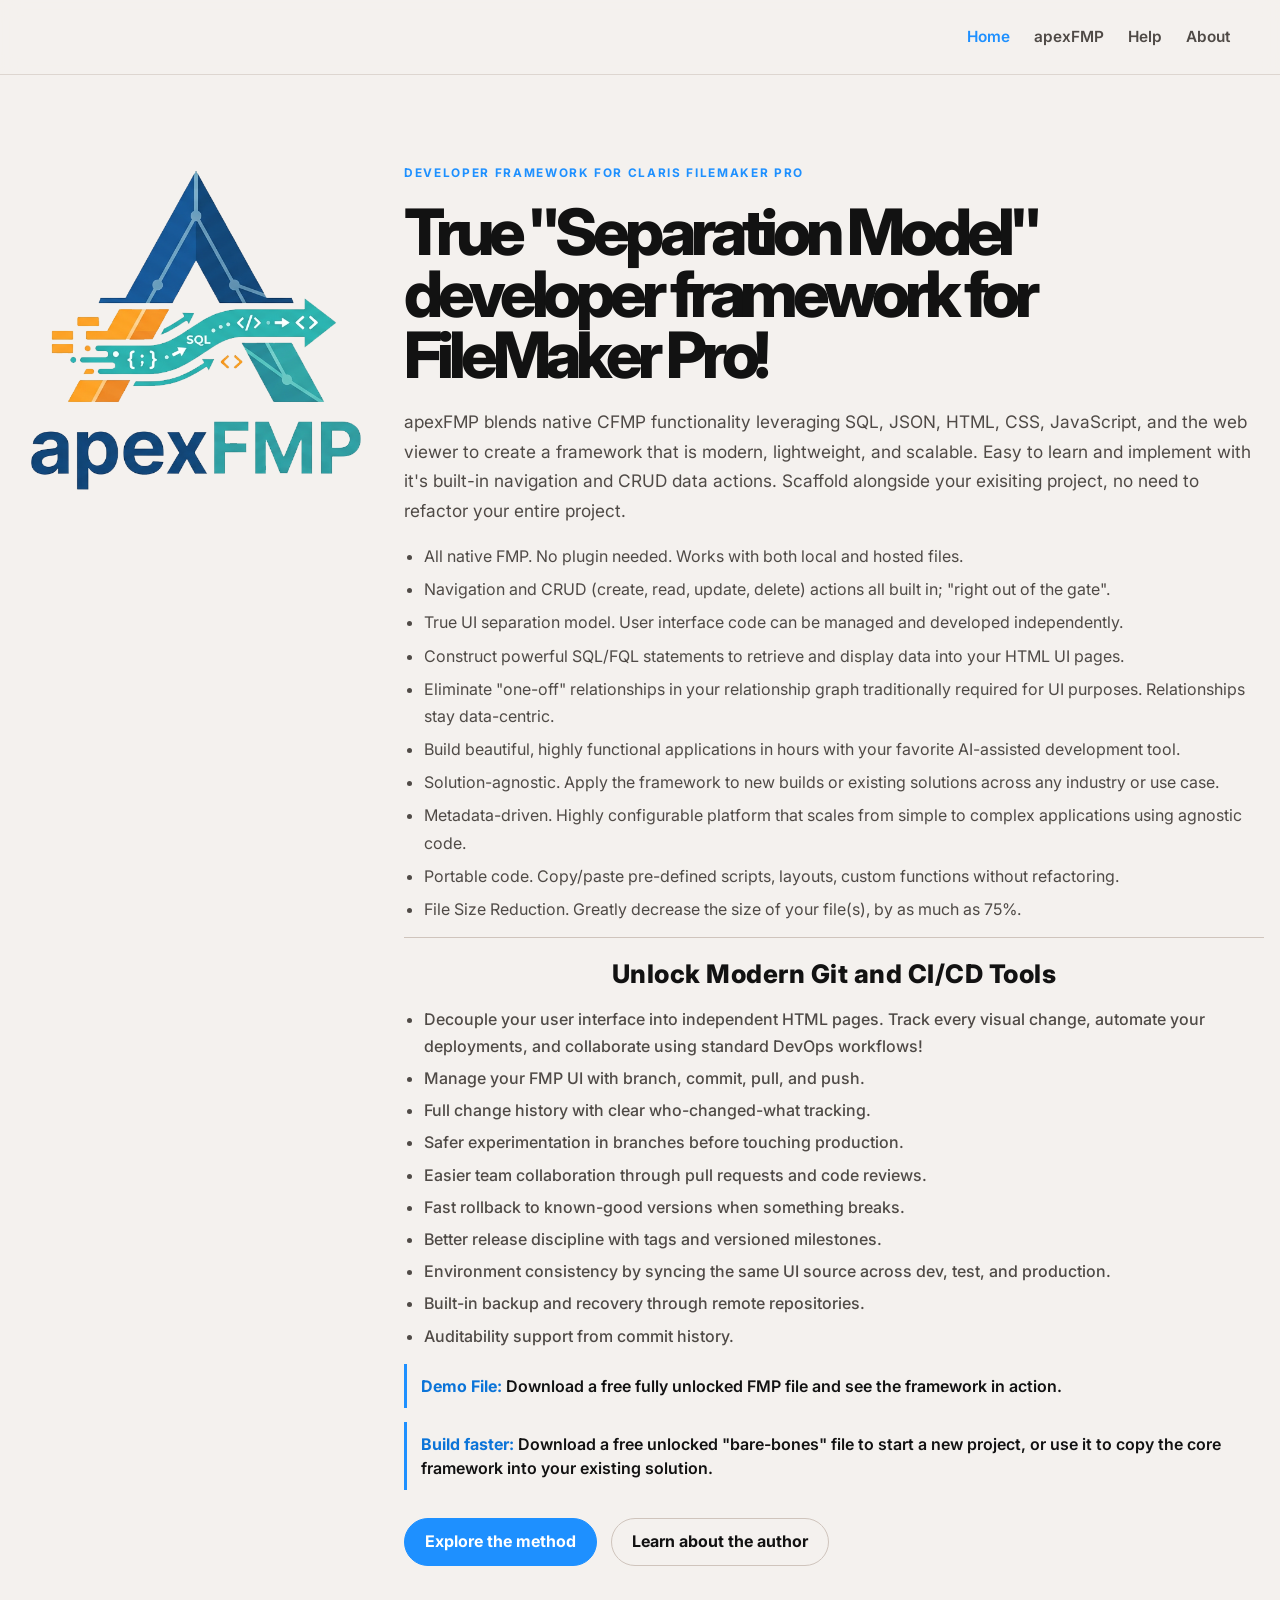
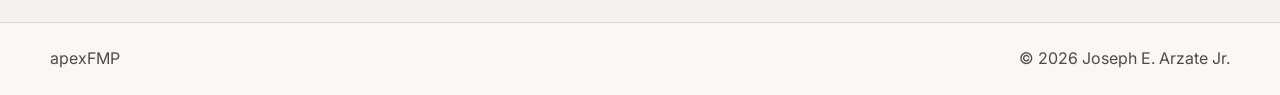
<file: web/index.html>
<!DOCTYPE html>
<html lang="en">
  <head>
    <meta charset="UTF-8" />
    <meta name="viewport" content="width=device-width, initial-scale=1.0" />
    <title>apexFMP | FileMaker-first web architecture</title>
    <meta
      name="description"
      content="apexFMP is a FileMaker-first methodology for building enterprise-grade interfaces using HTML, CSS, JavaScript, FQL, and the FileMaker web viewer."
    />
    <link rel="preconnect" href="https://fonts.googleapis.com" />
    <link rel="preconnect" href="https://fonts.gstatic.com" crossorigin />
    <link
      href="https://fonts.googleapis.com/css2?family=Inter:wght@400;500;600;700;800&display=swap"
      rel="stylesheet"
    />
    <link rel="stylesheet" href="assets/css/styles.css?v=20260904" />
  </head>
  <body>
    <header class="site-header">
      <div class="container nav nav-no-brand">
        <nav class="main-nav" aria-label="Main navigation">
          <a href="#home" class="active">Home</a>
          <a href="apexFMP.html">apexFMP</a>
          <a href="#help">Help</a>
          <a href="#about">About</a>
        </nav>
      </div>
    </header>

    <main>
      <section id="home" class="hero">
        <div class="container hero-layout">
          <div class="hero-logo-panel">
            <img class="hero-logo" src="assets/apexFMP_logo2.png" alt="apexFMP logo" />
          </div>
          <div class="hero-copy">
            <p class="eyebrow">Developer framework for Claris FileMaker Pro</p>
            <h1>True "Separation Model" developer framework for FileMaker Pro!</h1>
            <p class="lede">
              apexFMP blends native CFMP functionality leveraging SQL, JSON, HTML, CSS, JavaScript,
              and the web viewer to create a framework that is modern, lightweight, and scalable. Easy to learn and implement with it's built-in navigation and CRUD data actions. Scaffold alongside your exisiting project, no need to refactor your entire project.
            </p>
            <ul class="hero-benefits">
              <li>All native FMP. No plugin needed. Works with both local and hosted files.</li>
              <li>Navigation and CRUD (create, read, update, delete) actions all built in; "right out of the gate".</li>
              <li>True UI separation model. User interface code can be managed and developed independently.</li>
              <li>Construct powerful SQL/FQL statements to retrieve and display data into your HTML UI pages.</li>
              <li>Eliminate "one-off" relationships in your relationship graph traditionally required for UI purposes. Relationships stay data-centric.</li>
              <li>Build beautiful, highly functional applications in hours with your favorite AI-assisted development tool.</li>
              <li>Solution-agnostic. Apply the framework to new builds or existing solutions across any industry or use case.</li>
              <li>Metadata-driven. Highly configurable platform that scales from simple to complex applications using agnostic code.</li>
              <li>Portable code. Copy/paste pre-defined scripts, layouts, custom functions without refactoring.</li>
              <li>File Size Reduction. Greatly decrease the size of your file(s), by as much as 75%.</li>
              
              
 
            </ul>
            <div class="hero-git-block">
              <h3 class="hero-git-header">Unlock Modern Git and CI/CD Tools</h3>
              <ul class="hero-git-benefits">
                <li>Decouple your user interface into independent HTML pages. Track every visual change, automate your deployments, and collaborate using standard DevOps workflows!</li>
                <li>Manage your FMP UI with branch, commit, pull, and push.</li>
                <li>Full change history with clear who-changed-what tracking.</li>
                <li>Safer experimentation in branches before touching production.</li>
                <li>Easier team collaboration through pull requests and code reviews.</li>
                <li>Fast rollback to known-good versions when something breaks.</li>
                <li>Better release discipline with tags and versioned milestones.</li>
                <li>Environment consistency by syncing the same UI source across dev, test, and production.</li>
                <li>Built-in backup and recovery through remote repositories.</li>
                <li>Auditability support from commit history.</li>
              </ul>
            </div>
            <p class="hero-cta-line"><strong>Demo File: </strong> Download a free fully unlocked FMP file and see the framework in action.</p>
            <p class="hero-cta-line"><strong>Build faster:</strong> Download a free unlocked "bare-bones" file to start a new project, or use it to copy the core framework into your existing solution.</p>
            <div class="hero-actions">
              <a class="btn btn-primary" href="apexFMP.html">Explore the method</a>
              <a class="btn btn-secondary" href="#about">Learn about the author</a>
            </div>
          </div>
        </div>
      </section>
    </main>

    <footer class="site-footer">
      <div class="container footer-inner">
        <p>apexFMP</p>
        <p>© <span id="year"></span> Joseph E. Arzate Jr.</p>
      </div>
    </footer>

    <script src="assets/js/main.js"></script>
  </body>
</html>
</file>
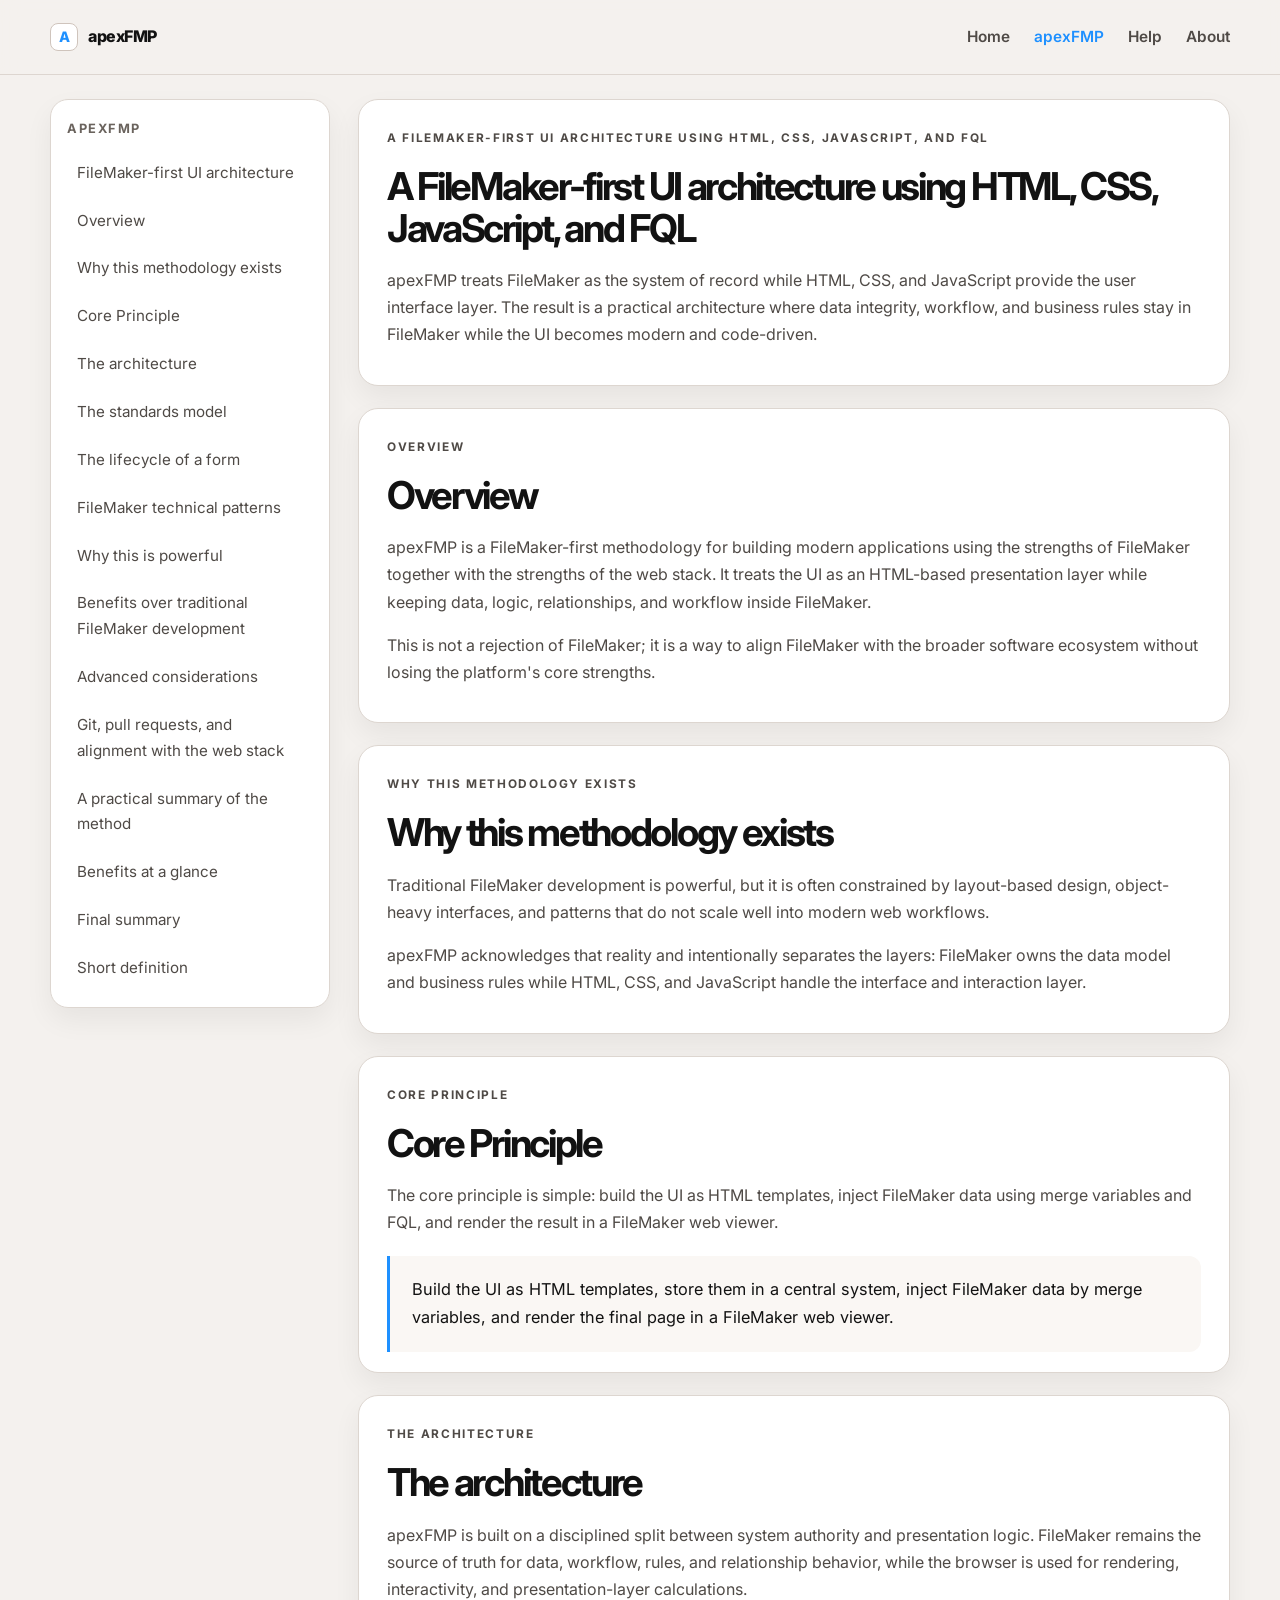
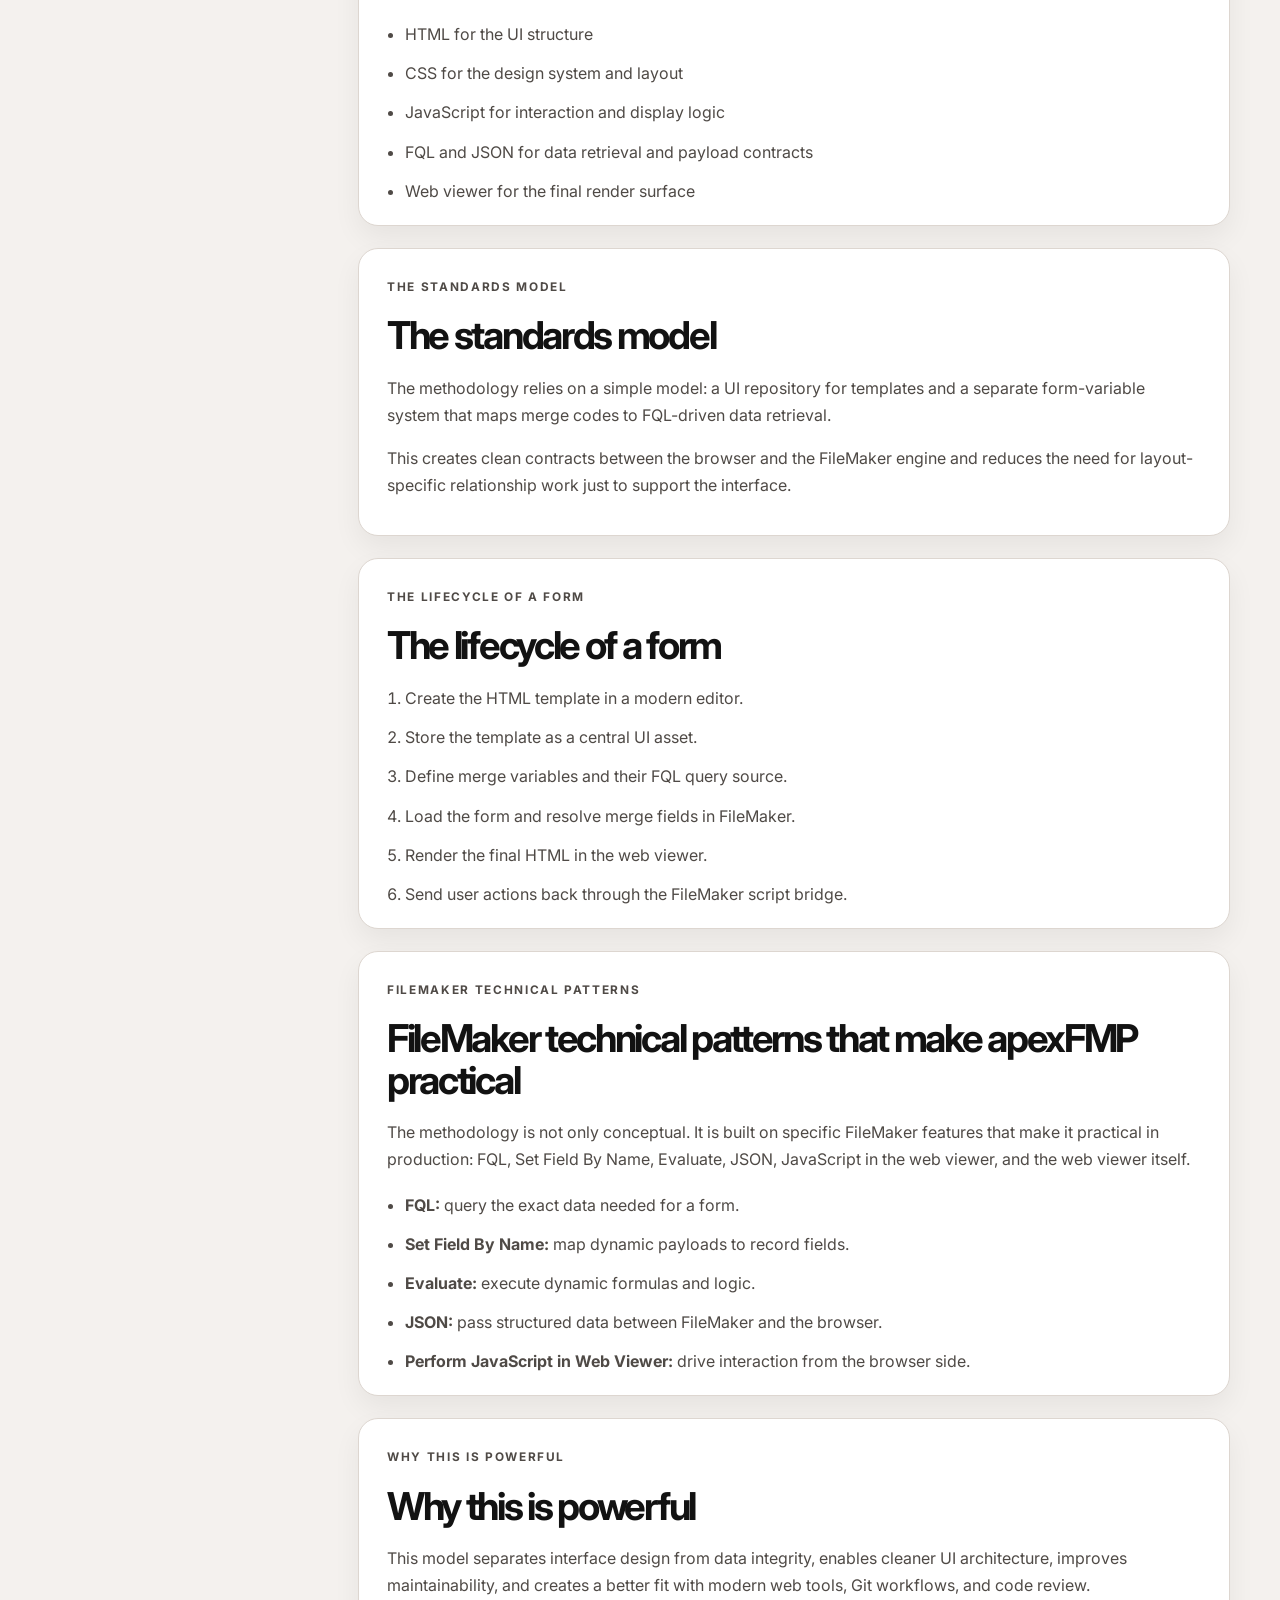
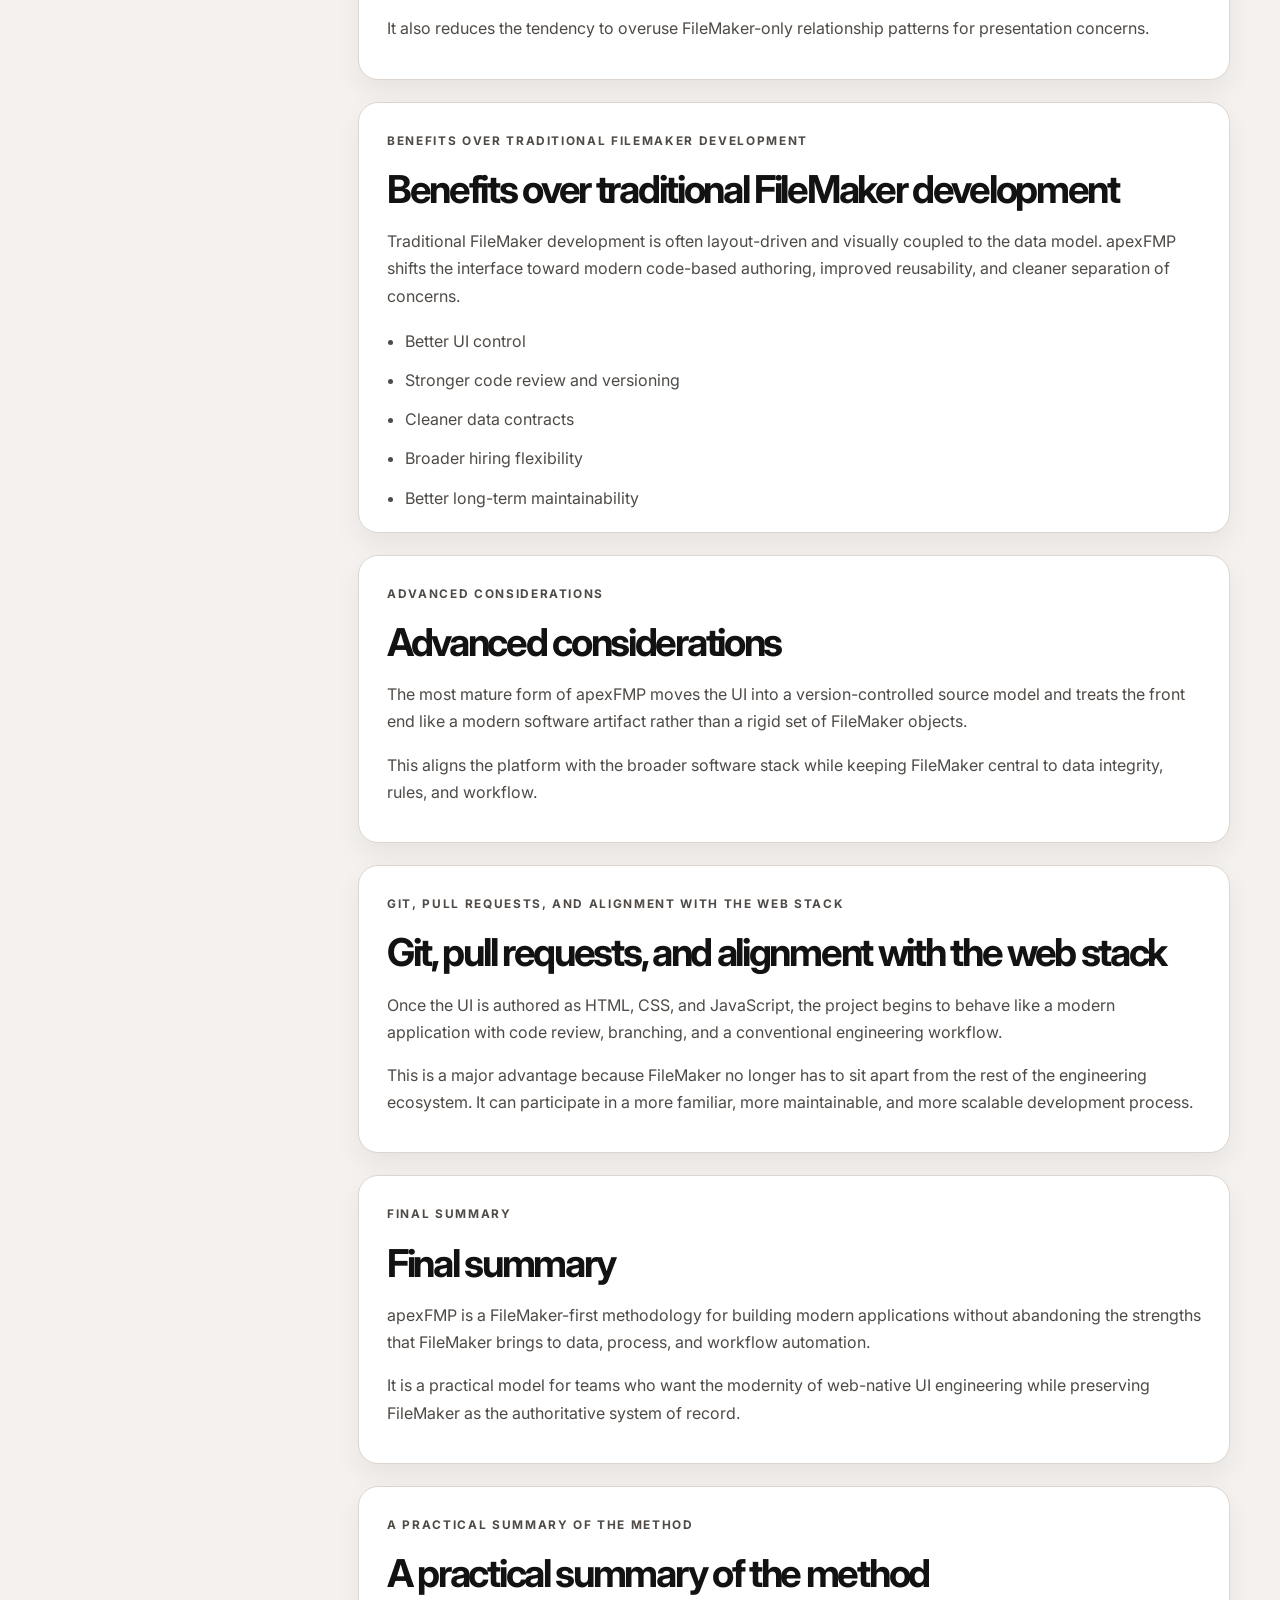
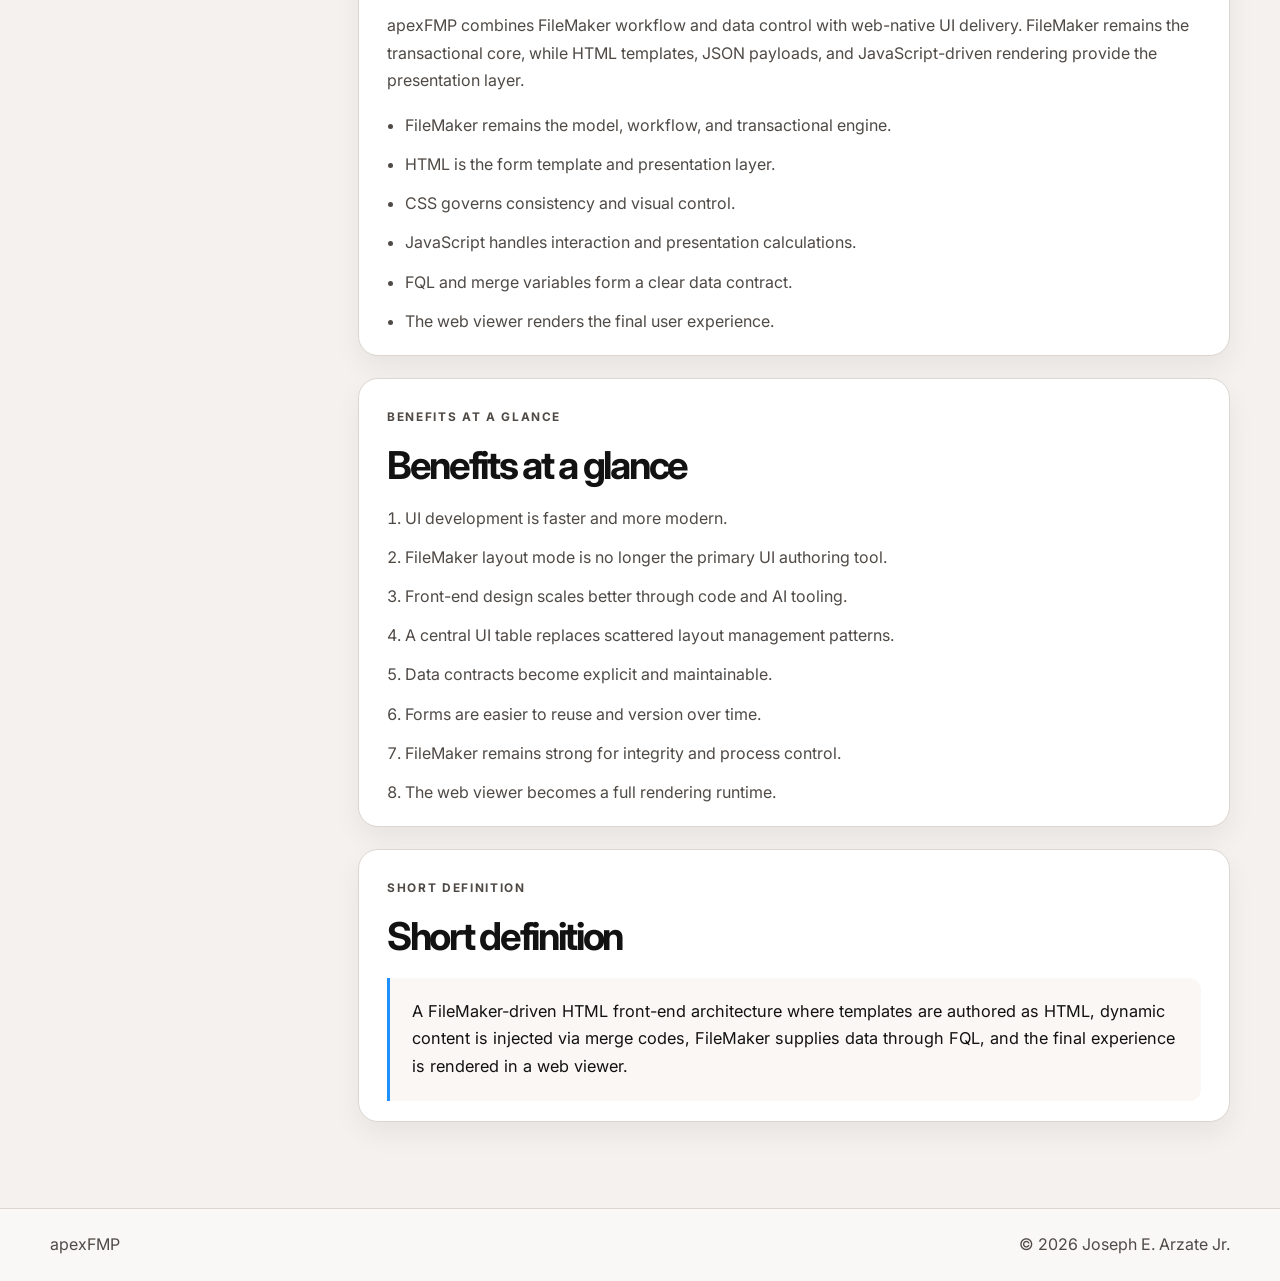
<file: web/apexFMP.html>
<!DOCTYPE html>
<html lang="en">
  <head>
    <meta charset="UTF-8" />
    <meta name="viewport" content="width=device-width, initial-scale=1.0" />
    <title>apexFMP | Methodology</title>
    <meta
      name="description"
      content="apexFMP methodology reference with architecture, standards, lifecycle, and implementation patterns."
    />
    <link rel="preconnect" href="https://fonts.googleapis.com" />
    <link rel="preconnect" href="https://fonts.gstatic.com" crossorigin />
    <link
      href="https://fonts.googleapis.com/css2?family=Inter:wght@400;500;600;700;800&display=swap"
      rel="stylesheet"
    />
    <link rel="stylesheet" href="assets/css/styles.css?v=20260904" />
  </head>
  <body>
    <header class="site-header">
      <div class="container nav">
        <a class="brand" href="index.html">
          <span class="brand-mark">A</span>
          <span>apexFMP</span>
        </a>
        <nav class="main-nav" aria-label="Main navigation">
          <a href="index.html">Home</a>
          <a href="apexFMP.html" class="active">apexFMP</a>
          <a href="#help">Help</a>
          <a href="#about">About</a>
        </nav>
      </div>
    </header>

    <main>
      <section id="apexfmp" class="doc-layout">
        <aside class="sidebar">
          <div class="sidebar-inner">
            <p class="sidebar-title">apexFMP</p>
            <nav class="side-nav" aria-label="Documentation sections">
              <a href="#filemaker-first-ui-architecture">FileMaker-first UI architecture</a>
              <a href="#overview">Overview</a>
              <a href="#why-this-methodology-exists">Why this methodology exists</a>
              <a href="#core-principle">Core Principle</a>
              <a href="#the-architecture">The architecture</a>
              <a href="#the-standards-model">The standards model</a>
              <a href="#the-lifecycle-of-a-form">The lifecycle of a form</a>
              <a href="#technical-patterns">FileMaker technical patterns</a>
              <a href="#why-this-is-powerful">Why this is powerful</a>
              <a href="#benefits-over-traditional-filemaker-development">Benefits over traditional FileMaker development</a>
              <a href="#advanced-considerations">Advanced considerations</a>
              <a href="#git-pull-requests-and-alignment-with-the-web-stack">Git, pull requests, and alignment with the web stack</a>
              <a href="#a-practical-summary-of-the-method">A practical summary of the method</a>
              <a href="#benefits-at-a-glance">Benefits at a glance</a>
              <a href="#final-summary">Final summary</a>
              <a href="#short-definition">Short definition</a>
            </nav>
          </div>
        </aside>

        <article class="content">
          <section id="filemaker-first-ui-architecture" class="content-section">
            <p class="section-tag">A FileMaker-first UI architecture using HTML, CSS, JavaScript, and FQL</p>
            <h2>A FileMaker-first UI architecture using HTML, CSS, JavaScript, and FQL</h2>
            <p>
              apexFMP treats FileMaker as the system of record while HTML, CSS, and JavaScript provide
              the user interface layer. The result is a practical architecture where data integrity,
              workflow, and business rules stay in FileMaker while the UI becomes modern and code-driven.
            </p>
          </section>

          <section id="overview" class="content-section">
            <p class="section-tag">Overview</p>
            <h2>Overview</h2>
            <p>
              apexFMP is a FileMaker-first methodology for building modern applications using the
              strengths of FileMaker together with the strengths of the web stack. It treats the UI
              as an HTML-based presentation layer while keeping data, logic, relationships, and
              workflow inside FileMaker.
            </p>
            <p>
              This is not a rejection of FileMaker; it is a way to align FileMaker with the broader
              software ecosystem without losing the platform's core strengths.
            </p>
          </section>

          <section id="why-this-methodology-exists" class="content-section">
            <p class="section-tag">Why this methodology exists</p>
            <h2>Why this methodology exists</h2>
            <p>
              Traditional FileMaker development is powerful, but it is often constrained by layout-based
              design, object-heavy interfaces, and patterns that do not scale well into modern web workflows.
            </p>
            <p>
              apexFMP acknowledges that reality and intentionally separates the layers: FileMaker owns the
              data model and business rules while HTML, CSS, and JavaScript handle the interface and interaction layer.
            </p>
          </section>

          <section id="core-principle" class="content-section">
            <p class="section-tag">Core Principle</p>
            <h2>Core Principle</h2>
            <p>
              The core principle is simple: build the UI as HTML templates, inject FileMaker data using
              merge variables and FQL, and render the result in a FileMaker web viewer.
            </p>
            <blockquote>
              Build the UI as HTML templates, store them in a central system, inject FileMaker data by
              merge variables, and render the final page in a FileMaker web viewer.
            </blockquote>
          </section>

          <section id="the-architecture" class="content-section">
            <p class="section-tag">The architecture</p>
            <h2>The architecture</h2>
            <p>
              apexFMP is built on a disciplined split between system authority and presentation logic.
              FileMaker remains the source of truth for data, workflow, rules, and relationship behavior,
              while the browser is used for rendering, interactivity, and presentation-layer calculations.
            </p>
            <ul>
              <li>HTML for the UI structure</li>
              <li>CSS for the design system and layout</li>
              <li>JavaScript for interaction and display logic</li>
              <li>FQL and JSON for data retrieval and payload contracts</li>
              <li>Web viewer for the final render surface</li>
            </ul>
          </section>

          <section id="the-standards-model" class="content-section">
            <p class="section-tag">The standards model</p>
            <h2>The standards model</h2>
            <p>
              The methodology relies on a simple model: a UI repository for templates and a separate
              form-variable system that maps merge codes to FQL-driven data retrieval.
            </p>
            <p>
              This creates clean contracts between the browser and the FileMaker engine and reduces the need
              for layout-specific relationship work just to support the interface.
            </p>
          </section>

          <section id="the-lifecycle-of-a-form" class="content-section">
            <p class="section-tag">The lifecycle of a form</p>
            <h2>The lifecycle of a form</h2>
            <ol>
              <li>Create the HTML template in a modern editor.</li>
              <li>Store the template as a central UI asset.</li>
              <li>Define merge variables and their FQL query source.</li>
              <li>Load the form and resolve merge fields in FileMaker.</li>
              <li>Render the final HTML in the web viewer.</li>
              <li>Send user actions back through the FileMaker script bridge.</li>
            </ol>
          </section>

          <section id="technical-patterns" class="content-section">
            <p class="section-tag">FileMaker technical patterns</p>
            <h2>FileMaker technical patterns that make apexFMP practical</h2>
            <p>
              The methodology is not only conceptual. It is built on specific FileMaker features that make
              it practical in production: FQL, Set Field By Name, Evaluate, JSON, JavaScript in the web viewer,
              and the web viewer itself.
            </p>
            <ul>
              <li><strong>FQL:</strong> query the exact data needed for a form.</li>
              <li><strong>Set Field By Name:</strong> map dynamic payloads to record fields.</li>
              <li><strong>Evaluate:</strong> execute dynamic formulas and logic.</li>
              <li><strong>JSON:</strong> pass structured data between FileMaker and the browser.</li>
              <li><strong>Perform JavaScript in Web Viewer:</strong> drive interaction from the browser side.</li>
            </ul>
          </section>

          <section id="why-this-is-powerful" class="content-section">
            <p class="section-tag">Why this is powerful</p>
            <h2>Why this is powerful</h2>
            <p>
              This model separates interface design from data integrity, enables cleaner UI architecture,
              improves maintainability, and creates a better fit with modern web tools, Git workflows, and code review.
            </p>
            <p>
              It also reduces the tendency to overuse FileMaker-only relationship patterns for presentation concerns.
            </p>
          </section>

          <section id="benefits-over-traditional-filemaker-development" class="content-section">
            <p class="section-tag">Benefits over traditional FileMaker development</p>
            <h2>Benefits over traditional FileMaker development</h2>
            <p>
              Traditional FileMaker development is often layout-driven and visually coupled to the data model.
              apexFMP shifts the interface toward modern code-based authoring, improved reusability, and cleaner separation of concerns.
            </p>
            <ul>
              <li>Better UI control</li>
              <li>Stronger code review and versioning</li>
              <li>Cleaner data contracts</li>
              <li>Broader hiring flexibility</li>
              <li>Better long-term maintainability</li>
            </ul>
          </section>

          <section id="advanced-considerations" class="content-section">
            <p class="section-tag">Advanced considerations</p>
            <h2>Advanced considerations</h2>
            <p>
              The most mature form of apexFMP moves the UI into a version-controlled source model and
              treats the front end like a modern software artifact rather than a rigid set of FileMaker objects.
            </p>
            <p>
              This aligns the platform with the broader software stack while keeping FileMaker central to
              data integrity, rules, and workflow.
            </p>
          </section>

          <section id="git-pull-requests-and-alignment-with-the-web-stack" class="content-section">
            <p class="section-tag">Git, pull requests, and alignment with the web stack</p>
            <h2>Git, pull requests, and alignment with the web stack</h2>
            <p>
              Once the UI is authored as HTML, CSS, and JavaScript, the project begins to behave like a
              modern application with code review, branching, and a conventional engineering workflow.
            </p>
            <p>
              This is a major advantage because FileMaker no longer has to sit apart from the rest of the
              engineering ecosystem. It can participate in a more familiar, more maintainable, and more scalable development process.
            </p>
          </section>

          <section id="final-summary" class="content-section">
            <p class="section-tag">Final summary</p>
            <h2>Final summary</h2>
            <p>
              apexFMP is a FileMaker-first methodology for building modern applications without abandoning
              the strengths that FileMaker brings to data, process, and workflow automation.
            </p>
            <p>
              It is a practical model for teams who want the modernity of web-native UI engineering while
              preserving FileMaker as the authoritative system of record.
            </p>
          </section>

          <section id="a-practical-summary-of-the-method" class="content-section">
            <p class="section-tag">A practical summary of the method</p>
            <h2>A practical summary of the method</h2>
            <p>
              apexFMP combines FileMaker workflow and data control with web-native UI delivery.
              FileMaker remains the transactional core, while HTML templates, JSON payloads,
              and JavaScript-driven rendering provide the presentation layer.
            </p>
            <ul>
              <li>FileMaker remains the model, workflow, and transactional engine.</li>
              <li>HTML is the form template and presentation layer.</li>
              <li>CSS governs consistency and visual control.</li>
              <li>JavaScript handles interaction and presentation calculations.</li>
              <li>FQL and merge variables form a clear data contract.</li>
              <li>The web viewer renders the final user experience.</li>
            </ul>
          </section>

          <section id="benefits-at-a-glance" class="content-section">
            <p class="section-tag">Benefits at a glance</p>
            <h2>Benefits at a glance</h2>
            <ol>
              <li>UI development is faster and more modern.</li>
              <li>FileMaker layout mode is no longer the primary UI authoring tool.</li>
              <li>Front-end design scales better through code and AI tooling.</li>
              <li>A central UI table replaces scattered layout management patterns.</li>
              <li>Data contracts become explicit and maintainable.</li>
              <li>Forms are easier to reuse and version over time.</li>
              <li>FileMaker remains strong for integrity and process control.</li>
              <li>The web viewer becomes a full rendering runtime.</li>
            </ol>
          </section>

          <section id="short-definition" class="content-section">
            <p class="section-tag">Short definition</p>
            <h2>Short definition</h2>
            <blockquote>
              A FileMaker-driven HTML front-end architecture where templates are authored as HTML,
              dynamic content is injected via merge codes, FileMaker supplies data through FQL,
              and the final experience is rendered in a web viewer.
            </blockquote>
          </section>
        </article>
      </section>

    </main>

    <footer class="site-footer">
      <div class="container footer-inner">
        <p>apexFMP</p>
        <p>© <span id="year"></span> Joseph E. Arzate Jr.</p>
      </div>
    </footer>

    <script src="assets/js/main.js"></script>
  </body>
</html>
</file>
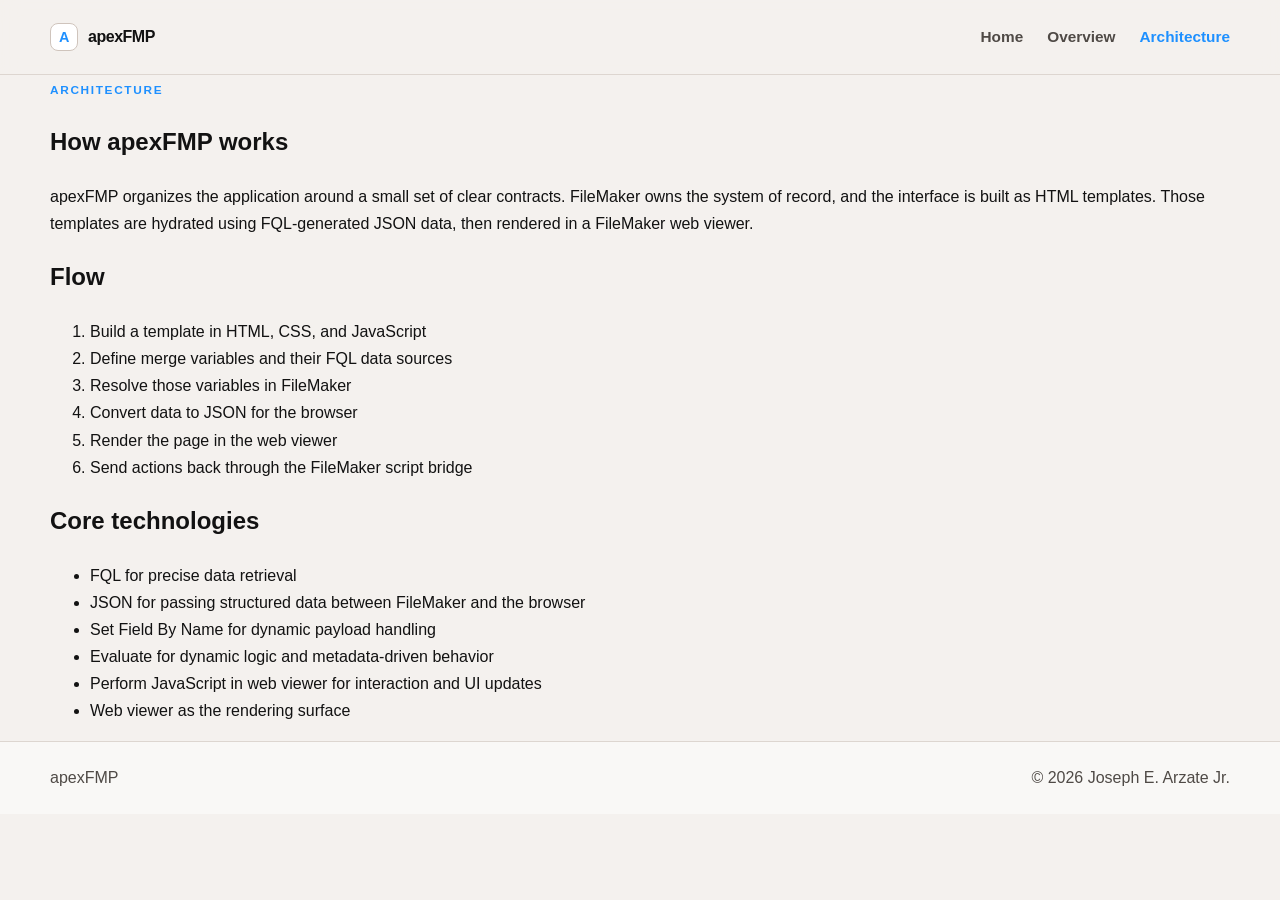
<file: web/pages/architecture.html>
<!DOCTYPE html>
<html lang="en">
  <head>
    <meta charset="UTF-8" />
    <meta name="viewport" content="width=device-width, initial-scale=1.0" />
    <title>Architecture | apexFMP</title>
    <link rel="stylesheet" href="../assets/css/styles.css" />
  </head>
  <body>
    <header class="site-header">
      <div class="container nav">
        <a class="brand" href="../index.html">
          <span class="brand-mark">A</span>
          <span>apexFMP</span>
        </a>
        <nav class="main-nav" aria-label="Main navigation">
          <a href="../index.html">Home</a>
          <a href="overview.html">Overview</a>
          <a href="architecture.html" class="active">Architecture</a>
        </nav>
      </div>
    </header>

    <main class="page-shell">
      <div class="container narrow">
        <section class="content-card">
          <span class="eyebrow">Architecture</span>
          <h1>How apexFMP works</h1>
          <p>
            apexFMP organizes the application around a small set of clear contracts. FileMaker owns
            the system of record, and the interface is built as HTML templates. Those templates are
            hydrated using FQL-generated JSON data, then rendered in a FileMaker web viewer.
          </p>
        </section>

        <section class="content-card">
          <h2>Flow</h2>
          <ol class="process-list">
            <li>Build a template in HTML, CSS, and JavaScript</li>
            <li>Define merge variables and their FQL data sources</li>
            <li>Resolve those variables in FileMaker</li>
            <li>Convert data to JSON for the browser</li>
            <li>Render the page in the web viewer</li>
            <li>Send actions back through the FileMaker script bridge</li>
          </ol>
        </section>

        <section class="content-card">
          <h2>Core technologies</h2>
          <ul class="check-list">
            <li>FQL for precise data retrieval</li>
            <li>JSON for passing structured data between FileMaker and the browser</li>
            <li>Set Field By Name for dynamic payload handling</li>
            <li>Evaluate for dynamic logic and metadata-driven behavior</li>
            <li>Perform JavaScript in web viewer for interaction and UI updates</li>
            <li>Web viewer as the rendering surface</li>
          </ul>
        </section>
      </div>
    </main>

    <footer class="site-footer">
      <div class="container footer-inner">
        <p>apexFMP</p>
        <p>&copy; <span id="year"></span> Joseph E. Arzate Jr.</p>
      </div>
    </footer>

    <script src="../assets/js/main.js"></script>
  </body>
</html>
</file>
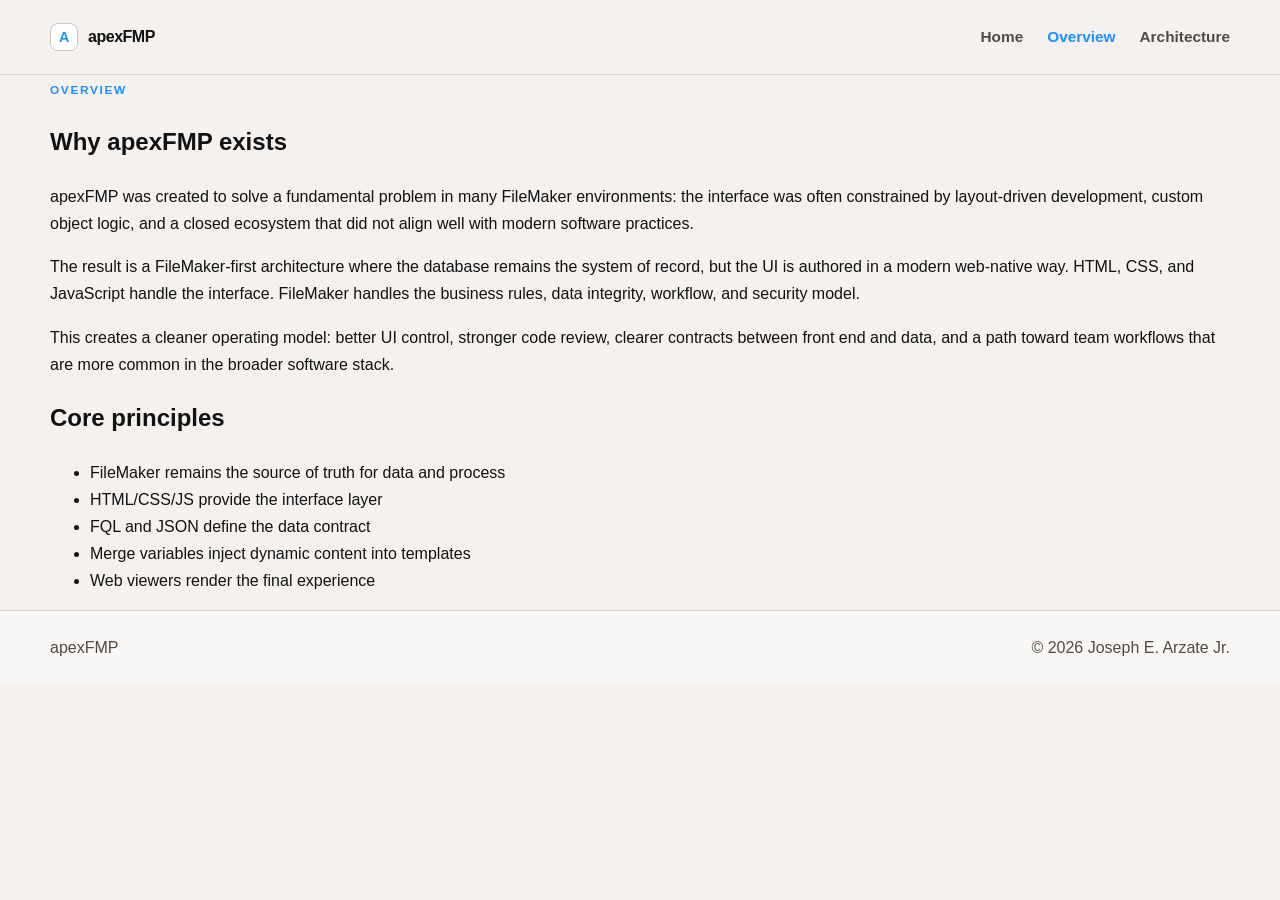
<file: web/pages/overview.html>
<!DOCTYPE html>
<html lang="en">
  <head>
    <meta charset="UTF-8" />
    <meta name="viewport" content="width=device-width, initial-scale=1.0" />
    <title>Overview | apexFMP</title>
    <link rel="stylesheet" href="../assets/css/styles.css" />
  </head>
  <body>
    <header class="site-header">
      <div class="container nav">
        <a class="brand" href="../index.html">
          <span class="brand-mark">A</span>
          <span>apexFMP</span>
        </a>
        <nav class="main-nav" aria-label="Main navigation">
          <a href="../index.html">Home</a>
          <a href="overview.html" class="active">Overview</a>
          <a href="architecture.html">Architecture</a>
        </nav>
      </div>
    </header>

    <main class="page-shell">
      <div class="container narrow">
        <section class="content-card">
          <span class="eyebrow">Overview</span>
          <h1>Why apexFMP exists</h1>
          <p>
            apexFMP was created to solve a fundamental problem in many FileMaker environments:
            the interface was often constrained by layout-driven development, custom object logic,
            and a closed ecosystem that did not align well with modern software practices.
          </p>
          <p>
            The result is a FileMaker-first architecture where the database remains the system of
            record, but the UI is authored in a modern web-native way. HTML, CSS, and JavaScript
            handle the interface. FileMaker handles the business rules, data integrity, workflow,
            and security model.
          </p>
          <p>
            This creates a cleaner operating model: better UI control, stronger code review,
            clearer contracts between front end and data, and a path toward team workflows that are
            more common in the broader software stack.
          </p>
        </section>

        <section class="content-card">
          <h2>Core principles</h2>
          <ul class="check-list">
            <li>FileMaker remains the source of truth for data and process</li>
            <li>HTML/CSS/JS provide the interface layer</li>
            <li>FQL and JSON define the data contract</li>
            <li>Merge variables inject dynamic content into templates</li>
            <li>Web viewers render the final experience</li>
          </ul>
        </section>
      </div>
    </main>

    <footer class="site-footer">
      <div class="container footer-inner">
        <p>apexFMP</p>
        <p>&copy; <span id="year"></span> Joseph E. Arzate Jr.</p>
      </div>
    </footer>

    <script src="../assets/js/main.js"></script>
  </body>
</html>
</file>
<file: web/assets/css/styles.css>
:root {
  --bg: #f4f1ee;
  --panel: #ffffff;
  --panel-soft: #faf7f4;
  --line: #ddd6d0;
  --line-strong: #cfc4bc;
  --text: #121212;
  --muted: #4f4a46;
  --muted-soft: #6a635d;
  --accent: #1e90ff;
  --accent-strong: #0b74d8;
  --shadow: 0 12px 28px rgba(18, 18, 18, 0.06);
}

* {
  box-sizing: border-box;
}

html {
  scroll-behavior: smooth;
}

body {
  margin: 0;
  font-family: "Inter", sans-serif;
  background: var(--bg);
  color: var(--text);
  line-height: 1.7;
}

a {
  color: inherit;
  text-decoration: none;
}

img {
  display: block;
  max-width: 100%;
}

.container {
  width: min(1180px, calc(100% - 32px));
  margin: 0 auto;
}

section[id],
article[id] {
  scroll-margin-top: 96px;
}

.site-header {
  position: sticky;
  top: 0;
  z-index: 10;
  border-bottom: 1px solid var(--line);
  background: rgba(244, 241, 238, 0.95);
  backdrop-filter: blur(10px);
}

.nav {
  display: flex;
  align-items: center;
  justify-content: space-between;
  min-height: 74px;
}

.nav.nav-no-brand {
  justify-content: flex-end;
}

.brand {
  display: inline-flex;
  align-items: center;
  gap: 10px;
  font-weight: 800;
  letter-spacing: -0.03em;
}

.brand-mark {
  width: 28px;
  height: 28px;
  display: inline-flex;
  align-items: center;
  justify-content: center;
  border-radius: 8px;
  border: 1px solid var(--line-strong);
  background: var(--panel);
  color: var(--accent);
  font-size: 0.9rem;
}

.main-nav {
  display: flex;
  align-items: center;
  gap: 24px;
  font-size: 0.96rem;
}

.main-nav a {
  color: var(--muted);
  font-weight: 600;
}

.main-nav a.active,
.main-nav a:hover {
  color: var(--accent);
}

.hero {
  padding: 88px 0 56px;
}

.hero .container {
  width: min(1320px, calc(100% - 32px));
}

.hero-layout {
  display: grid;
  grid-template-columns: minmax(260px, 360px) minmax(0, 1fr);
  align-items: start;
  gap: 28px;
}

.hero-copy {
  max-width: 1180px;
}

.hero-logo-panel {
  display: flex;
  align-items: flex-start;
  justify-content: center;
  padding-top: 8px;
}

.hero-logo {
  width: min(100%, 330px);
  height: auto;
}

.eyebrow,
.section-tag {
  margin: 0 0 18px;
  font-size: 0.74rem;
  letter-spacing: 0.14em;
  text-transform: uppercase;
  color: var(--accent);
  font-weight: 700;
}

.hero h1 {
  margin: 0 0 22px;
  font-size: clamp(2.25rem, 5vw, 4.8rem);
  line-height: 0.96;
  letter-spacing: -0.08em;
  font-weight: 800;
}

.lede {
  margin: 0;
  max-width: 980px;
  color: var(--muted);
  font-size: 1.08rem;
}

.hero-benefits {
  margin: 18px 0 0;
  padding-left: 20px;
  max-width: 1060px;
  color: var(--muted);
}

.hero-benefits li + li {
  margin-top: 6px;
}

.hero-git-block {
  margin-top: 14px;
  padding-top: 14px;
  border-top: 1px solid var(--line-strong);
  max-width: 1060px;
}

.hero-git-header {
  margin: 0;
  text-align: center;
  color: var(--text);
  font-size: clamp(1.25rem, 2vw, 1.65rem);
  font-weight: 800;
  letter-spacing: 0.02em;
}

.hero-git-intro {
  margin: 8px 0 0;
  text-align: left;
  color: var(--text);
  font-weight: 600;
}

.hero-git-benefits {
  margin: 10px 0 0;
  padding-left: 20px;
  color: var(--muted);
  font-weight: 500;
}

.hero-git-benefits li + li {
  margin-top: 5px;
}

.hero-cta-line {
  margin: 14px 0 0;
  max-width: 1040px;
  padding: 10px 0 10px 14px;
  border-left: 3px solid var(--accent);
  color: var(--text);
  font-weight: 600;
  line-height: 1.5;
}

.hero-cta-line strong {
  color: var(--accent-strong);
}

.hero-actions {
  display: flex;
  flex-wrap: wrap;
  gap: 14px;
  margin-top: 28px;
}

.btn {
  display: inline-flex;
  align-items: center;
  justify-content: center;
  min-height: 48px;
  padding: 0 20px;
  border-radius: 999px;
  font-weight: 700;
  border: 1px solid var(--line-strong);
  transition: transform 0.2s ease, background 0.2s ease, border-color 0.2s ease;
}

.btn:hover {
  transform: translateY(-1px);
}

.btn-primary {
  background: var(--accent);
  border-color: var(--accent);
  color: #ffffff;
}

.btn-primary:hover {
  background: var(--accent-strong);
  border-color: var(--accent-strong);
}

.btn-secondary {
  background: transparent;
  color: var(--text);
}

.btn-secondary:hover {
  border-color: var(--accent);
  color: var(--accent);
}

.doc-layout {
  display: grid;
  grid-template-columns: 280px minmax(0, 1fr);
  gap: 28px;
  width: min(1180px, calc(100% - 32px));
  margin: 0 auto;
  padding: 24px 0 64px;
}

.sidebar {
  position: sticky;
  top: 92px;
  align-self: start;
}

.sidebar-inner {
  background: var(--panel);
  border: 1px solid var(--line);
  border-radius: 18px;
  box-shadow: var(--shadow);
  padding: 18px 16px;
}

.sidebar-title {
  margin: 0 0 12px;
  font-size: 0.8rem;
  letter-spacing: 0.12em;
  text-transform: uppercase;
  color: var(--muted-soft);
  font-weight: 700;
}

.side-nav {
  display: flex;
  flex-direction: column;
  gap: 6px;
}

.side-nav a {
  color: var(--muted);
  padding: 8px 10px;
  border-radius: 10px;
  transition: background 0.2s ease, color 0.2s ease;
  font-size: 0.95rem;
}

.side-nav a:hover {
  background: var(--panel-soft);
  color: var(--accent);
}

.content {
  background: transparent;
}

.content-section,
.info-panel {
  background: var(--panel);
  border: 1px solid var(--line);
  border-radius: 20px;
  box-shadow: var(--shadow);
  padding: 28px 28px 20px;
  margin-bottom: 22px;
}

.content-section h2,
.info-panel h2 {
  margin: 0 0 18px;
  font-size: clamp(2rem, 3vw, 3rem);
  line-height: 1.08;
  letter-spacing: -0.06em;
}

.content-section p,
.content-section li,
.info-panel p {
  color: var(--muted);
}

.content-section ul,
.content-section ol {
  padding-left: 18px;
  margin: 18px 0 0;
}

.content-section li + li,
.content-section p + p {
  margin-top: 12px;
}

blockquote {
  margin: 20px 0 0;
  padding: 20px 22px;
  border-left: 3px solid var(--accent);
  background: var(--panel-soft);
  color: var(--text);
  font-size: 1.02rem;
  border-radius: 0 12px 12px 0;
}

.info-panel {
  width: min(1180px, calc(100% - 32px));
  margin: 0 auto 22px;
}

.muted-panel {
  background: var(--panel-soft);
}

.narrow-card {
  max-width: 920px;
}

.site-footer {
  border-top: 1px solid var(--line);
  background: rgba(255, 255, 255, 0.5);
}

.footer-inner {
  min-height: 72px;
  display: flex;
  align-items: center;
  justify-content: space-between;
  gap: 18px;
  color: var(--muted);
}

@media (max-width: 980px) {
  .hero-layout {
    grid-template-columns: 1fr;
    gap: 18px;
  }

  .hero-logo-panel {
    justify-content: flex-start;
    padding-top: 0;
  }

  .doc-layout {
    grid-template-columns: 1fr;
  }

  .sidebar {
    position: static;
  }

  .sidebar-inner {
    padding: 16px;
  }
}

@media (max-width: 640px) {
  .nav,
  .footer-inner {
    flex-direction: column;
    justify-content: center;
    min-height: auto;
    padding: 16px 0;
  }

  .main-nav {
    gap: 12px;
    flex-wrap: wrap;
    justify-content: center;
  }

  .hero {
    padding-top: 64px;
  }

  .hero-logo {
    width: clamp(150px, 56vw, 250px);
  }

  .content-section,
  .info-panel {
    padding: 22px 18px 18px;
  }
}
</file>
